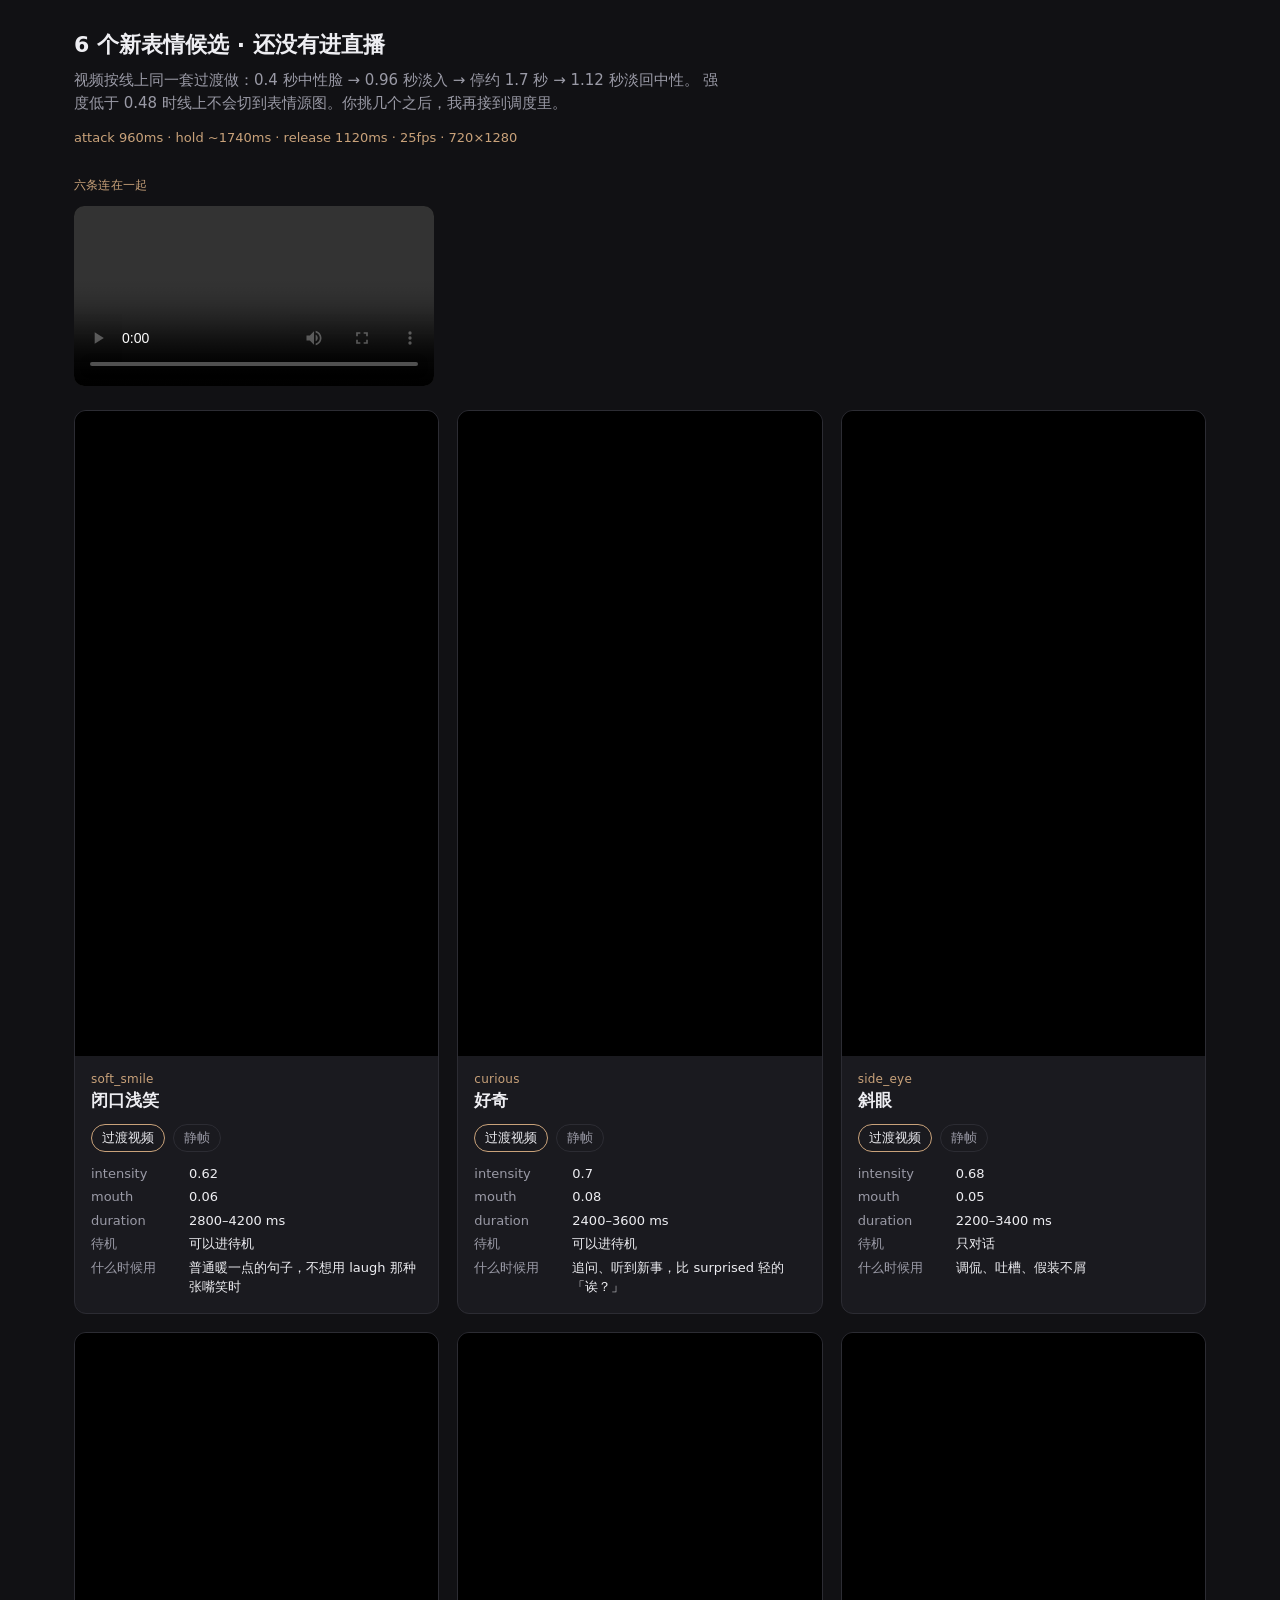
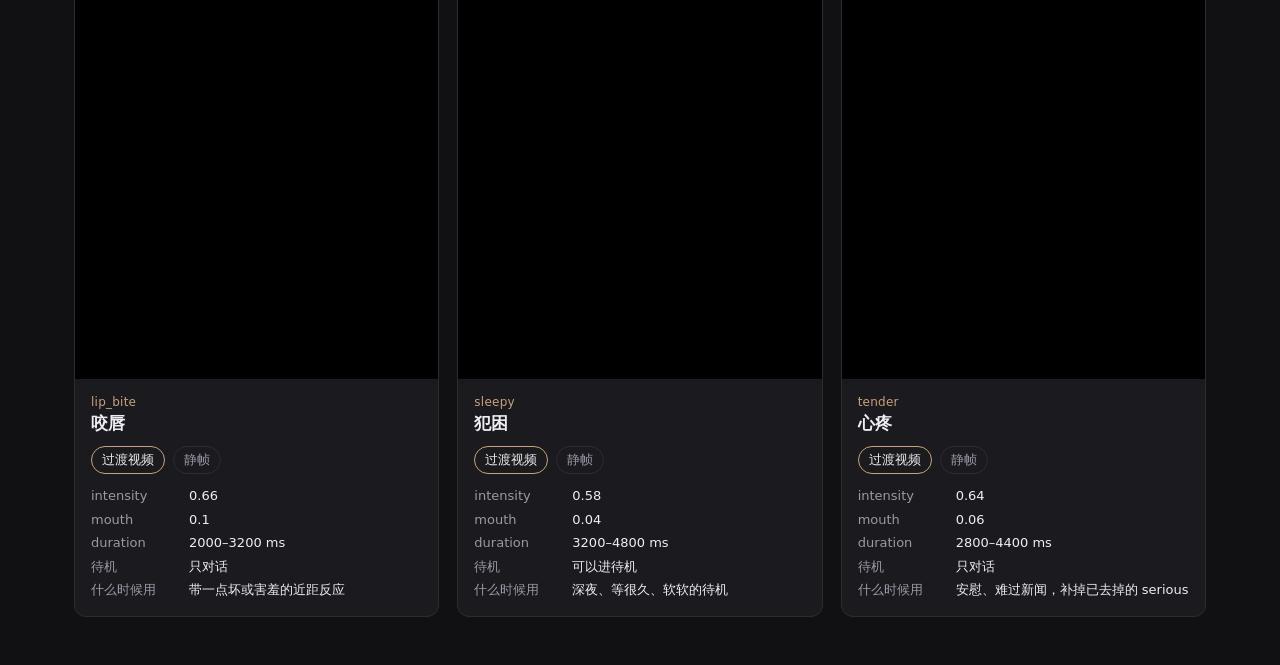
<file: assets/expressions/candidates/index.html>
<!DOCTYPE html>
<html lang="zh-CN">
<head>
  <meta charset="utf-8" />
  <meta name="viewport" content="width=device-width, initial-scale=1" />
  <title>表情候选预览 · 未接入直播</title>
  <style>
    :root {
      color-scheme: dark;
      --bg: #111114;
      --card: #1a1a1f;
      --line: #2c2c33;
      --text: #eeeef2;
      --muted: #9a9aa6;
      --accent: #c9a27a;
    }
    * { box-sizing: border-box; }
    body {
      margin: 0;
      font: 15px/1.5 ui-sans-serif, system-ui, sans-serif;
      background: var(--bg);
      color: var(--text);
    }
    header {
      padding: 28px 24px 8px;
      max-width: 1180px;
      margin: 0 auto;
    }
    header h1 { font-size: 22px; font-weight: 600; margin: 0 0 8px; }
    header p { margin: 0; color: var(--muted); max-width: 68ch; }
    .timing {
      margin-top: 14px;
      color: var(--accent);
      font-size: 13px;
    }
    .reel {
      max-width: 1180px;
      margin: 20px auto 8px;
      padding: 0 24px;
    }
    .reel video {
      width: min(360px, 100%);
      border-radius: 10px;
      background: #000;
      display: block;
    }
    .grid {
      max-width: 1180px;
      margin: 0 auto;
      padding: 16px 24px 48px;
      display: grid;
      grid-template-columns: repeat(auto-fill, minmax(320px, 1fr));
      gap: 18px;
    }
    article {
      background: var(--card);
      border: 1px solid var(--line);
      border-radius: 12px;
      overflow: hidden;
    }
    article video, article img {
      width: 100%;
      aspect-ratio: 720 / 1280;
      object-fit: cover;
      background: #000;
      display: block;
    }
    .meta { padding: 14px 16px 16px; }
    .meta h2 {
      margin: 0 0 4px;
      font-size: 17px;
      font-weight: 600;
    }
    .id { color: var(--accent); font-size: 12px; letter-spacing: 0.02em; }
    dl {
      display: grid;
      grid-template-columns: 88px 1fr;
      gap: 4px 10px;
      margin: 12px 0 0;
      font-size: 13px;
    }
    dt { color: var(--muted); }
    dd { margin: 0; }
    .tabs { display: flex; gap: 8px; margin: 10px 0 0; }
    .tabs button {
      appearance: none;
      border: 1px solid var(--line);
      background: transparent;
      color: var(--muted);
      border-radius: 999px;
      padding: 4px 10px;
      cursor: pointer;
    }
    .tabs button.on { color: var(--text); border-color: var(--accent); }
    .still { display: none; }
    article.show-still video { display: none; }
    article.show-still .still { display: block; }
  </style>
</head>
<body>
  <header>
    <h1>6 个新表情候选 · 还没有进直播</h1>
    <p>
      视频按线上同一套过渡做：0.4 秒中性脸 → 0.96 秒淡入 → 停约 1.7 秒 → 1.12 秒淡回中性。
      强度低于 0.48 时线上不会切到表情源图。你挑几个之后，我再接到调度里。
    </p>
    <p class="timing">attack 960ms · hold ~1740ms · release 1120ms · 25fps · 720×1280</p>
  </header>
  <section class="reel">
    <p class="id">六条连在一起</p>
    <video src="videos/all-candidates.mp4" controls playsinline loop></video>
  </section>
  <section class="grid" id="cards"></section>
  <script>
    const candidates = [
      {
        id: "soft_smile", file: "soft-smile", label: "闭口浅笑",
        intensity: 0.62, mouth: 0.06, duration: "2800–4200 ms",
        use: "普通暖一点的句子，不想用 laugh 那种张嘴笑时", idle: "可以进待机"
      },
      {
        id: "curious", file: "curious", label: "好奇",
        intensity: 0.70, mouth: 0.08, duration: "2400–3600 ms",
        use: "追问、听到新事，比 surprised 轻的「诶？」", idle: "可以进待机"
      },
      {
        id: "side_eye", file: "side-eye", label: "斜眼",
        intensity: 0.68, mouth: 0.05, duration: "2200–3400 ms",
        use: "调侃、吐槽、假装不屑", idle: "只对话"
      },
      {
        id: "lip_bite", file: "lip-bite", label: "咬唇",
        intensity: 0.66, mouth: 0.10, duration: "2000–3200 ms",
        use: "带一点坏或害羞的近距反应", idle: "只对话"
      },
      {
        id: "sleepy", file: "sleepy", label: "犯困",
        intensity: 0.58, mouth: 0.04, duration: "3200–4800 ms",
        use: "深夜、等很久、软软的待机", idle: "可以进待机"
      },
      {
        id: "tender", file: "tender", label: "心疼",
        intensity: 0.64, mouth: 0.06, duration: "2800–4400 ms",
        use: "安慰、难过新闻，补掉已去掉的 serious", idle: "只对话"
      }
    ];
    const cards = document.getElementById("cards");
    for (const item of candidates) {
      const article = document.createElement("article");
      article.innerHTML = `
        <video class="clip" src="videos/${item.file}.mp4" muted loop playsinline></video>
        <img class="still" src="stills/${item.file}.png" alt="${item.label}" />
        <div class="meta">
          <div class="id">${item.id}</div>
          <h2>${item.label}</h2>
          <div class="tabs">
            <button type="button" class="on" data-mode="video">过渡视频</button>
            <button type="button" data-mode="still">静帧</button>
          </div>
          <dl>
            <dt>intensity</dt><dd>${item.intensity}</dd>
            <dt>mouth</dt><dd>${item.mouth}</dd>
            <dt>duration</dt><dd>${item.duration}</dd>
            <dt>待机</dt><dd>${item.idle}</dd>
            <dt>什么时候用</dt><dd>${item.use}</dd>
          </dl>
        </div>`;
      article.querySelectorAll(".tabs button").forEach((button) => {
        button.addEventListener("click", () => {
          article.querySelectorAll(".tabs button").forEach((b) => b.classList.remove("on"));
          button.classList.add("on");
          article.classList.toggle("show-still", button.dataset.mode === "still");
        });
      });
      const video = article.querySelector("video");
      video.addEventListener("mouseenter", () => video.play());
      cards.appendChild(article);
    }
  </script>
</body>
</html>
</file>
